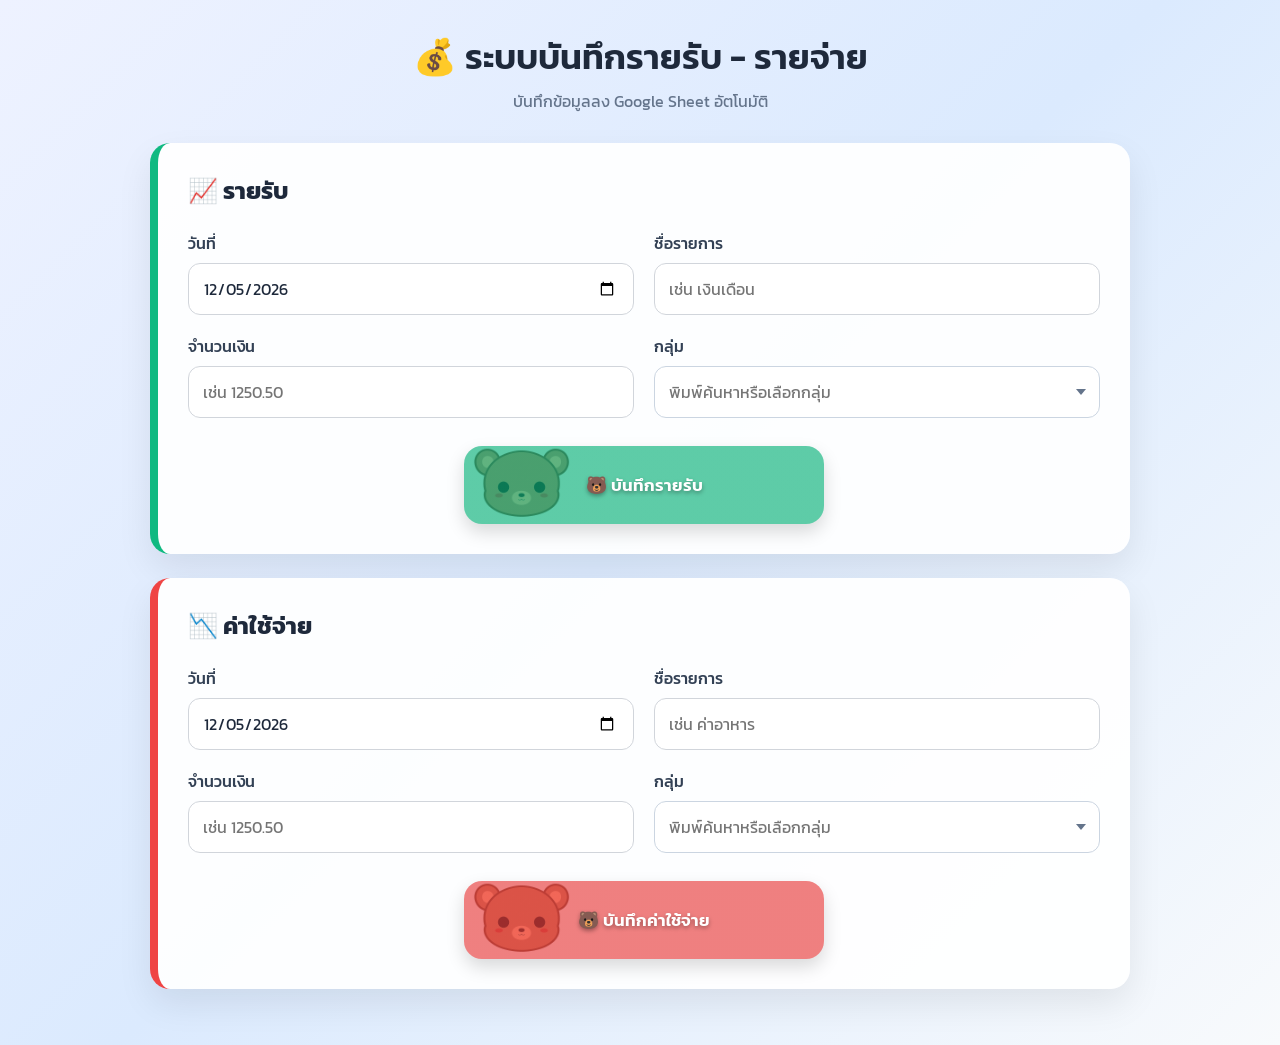
<file: index.html>
<!DOCTYPE html>
<html lang="th">
<head>

    <meta charset="UTF-8">
    <meta name="viewport" content="width=device-width, initial-scale=1.0, viewport-fit=cover">

    <title>ระบบบันทึกรายรับ - รายจ่าย</title>

    <link rel="stylesheet" href="style.css">

    <link href="https://fonts.googleapis.com/css2?family=Kanit:wght@300;400;500;600;700&family=Orbitron:wght@500;600;700;800&family=Space+Grotesk:wght@300;400;500;600;700&display=swap" rel="stylesheet">
</head>

<body>

<!-- ===================================
SPLASH SCREEN
=================================== -->

<div id="splashScreen">

    <div class="splash-content">

        <div class="splash-icon">
            🐻
        </div>

        <h1 class="splash-title">
            <span>U</span>
            <span>m</span>
            <span>i</span>
            <span>c</span>
            <span>k</span>
            <span class="space"></span>
            <span>E</span>
            <span>x</span>
            <span>p</span>
            <span>e</span>
            <span>n</span>
            <span>d</span>
            <span>e</span>
            <span>r</span>
        </h1>

        <p class="splash-subtitle">
            Smart Income & Expense Management ― Umick©
        </p>

        <div class="loading-bar">

            <div class="loading-progress"></div>

            <div class="walking-bear">
                🐻
            </div>

        </div>

        <p class="loading-text">
            Preparing your expense tracker 2026...
        </p>

    </div>

</div>

<div class="container">

    <header>

        <h1>💰 ระบบบันทึกรายรับ - รายจ่าย</h1>

        <p>
            บันทึกข้อมูลลง Google Sheet อัตโนมัติ
        </p>

    </header>

    <section class="card income-card">

        <h2>📈 รายรับ</h2>

        <div class="form-grid">

            <div class="form-group">

                <label>วันที่</label>

                <input
                    type="date"
                    id="incomeDate"
                    placeholder="dd/mm/yyyy"
                    maxlength="10"
                    inputmode="numeric"
                    autocomplete="off">

            </div>

            <div class="form-group">

                <label>ชื่อรายการ</label>

                <input
                    type="text"
                    id="incomeItem"
                    placeholder="เช่น เงินเดือน">

            </div>

            <div class="form-group">

                <label>จำนวนเงิน</label>

                <input
                    id="incomeAmount"
                    type="text"
                    inputmode="decimal"
                    pattern="[0-9๐-๙]*[.,]?[0-9๐-๙]*"
                    enterkeyhint="done"
                    placeholder="เช่น 1250.50"
                    autocomplete="off"
                    autocapitalize="off"
                    spellcheck="false">

            </div>

            <div class="form-group">

                <label>กลุ่ม</label>

                <select id="incomeGroup">

                    <option value="">เลือกกลุ่ม</option>

                    <option>เงินเดือนหลัก</option>

                    <option>Bonus</option>

                    <option>Dividen</option>

                    <option>การลงทุน</option>

                    <option>ดอกเบี้ยพันธบัตรรัฐบาล</option>

                    <option>ดอกเบี้ยหุ้นกู้</option>

                    <option>บัญชีกสิกร</option>

                </select>

            </div>

        </div>

        <div class="button-area">

            <button
                class="btn-income"
                id="saveIncome">

                <span class="button-text">
                    🐻 บันทึกรายรับ
                </span>

            </button>

        </div>

    </section>

    <section class="card expense-card">

        <h2>📉 ค่าใช้จ่าย</h2>

        <div class="form-grid">

            <div class="form-group">

                <label>วันที่</label>

                <input
                    type="date"
                    id="expenseDate"
                    placeholder="dd/mm/yyyy"
                    maxlength="10"
                    inputmode="numeric"
                    autocomplete="off">

            </div>

            <div class="form-group">

                <label>ชื่อรายการ</label>

                <input
                    type="text"
                    id="expenseItem"
                    placeholder="เช่น ค่าอาหาร">

            </div>

            <div class="form-group">

                <label>จำนวนเงิน</label>

                <input
                    id="expenseAmount"
                    type="text"
                    inputmode="decimal"
                    pattern="[0-9๐-๙]*[.,]?[0-9๐-๙]*"
                    enterkeyhint="done"
                    placeholder="เช่น 1250.50"
                    autocomplete="off"
                    autocapitalize="off"
                    spellcheck="false">

            </div>

            <div class="form-group">

                <label>กลุ่ม</label>

                <select id="expenseGroup">

                    <option value="">เลือกกลุ่ม</option>

                    <option>ค่าอินเตอร์เน็ตบ้าน</option>

                    <option>ค่าอินเตอร์เน็ตคอนโด</option>

                    <option>ค่าน้ำ-ไฟบ้าน</option>

                    <option>ค่าน้ำ-ไฟคอนโด</option>

                    <option>ค่าส่วนกลางบ้าน Malton</option>

                    <option>ค่าส่วนกลางคอนโด Noble Ploenchit</option>

                    <option>ค่าอาหาร</option>

                    <option>ค่าใช้จ่ายในครอบครัว</option>

                    <option>การลงทุน</option>

                    <option>ค่าโทรศัพท์</option>

                    <option>ค่าเดินทาง</option>

                    <option>เสื้อผ้า</option>

                    <option>ซื้อของให้ผู้อื่น</option>

                    <option>ค่าบุหรี่</option>

                    <option>ค่าน้ำดื่ม</option>

                    <option>ค่าขนม</option>

                    <option>ค่าหาหมอ</option>

                    <option>ค่าซุปเปอร์มาร์เกต</option>

                    <option>ค่ากาแฟ</option>

                    <option>ค่าหนังสือ</option>

                    <option>ค่างานศิลปะ</option>

                    <option>ค่าตัดผม</option>

                    <option>ค่าล้างแอร์บ้าน</option>

                    <option>ค่าล้างแอร์คอนโด</option>

                    <option>ค่าเบี้ยประกันรถยนต์ไอซ์</option>

                    <option>ค่ายา</option>

                    <option>ค่าภาษีที่ดินคอนโด</option>

                    <option>ค่าภาษีที่ดินบ้าน</option>

                    <option>ค่าเซอร์วิสรถยนต์</option>

                    <option>ค่าโทรศัพท์มือถือ</option>

                    <option>เครื่องเขียน</option>

                    <option>ค่าทำบ้าน</option>

                    <option>อื่นๆ</option>

                </select>

            </div>

        </div>

        <div class="button-area">

            <button
                class="btn-expense"
                id="saveExpense">

                <span class="button-text">
                    🐻 บันทึกค่าใช้จ่าย
                </span>

            </button>

        </div>

    </section>

    <div id="loading" class="loading">

        <div class="spinner"></div>

        <p>กำลังบันทึกข้อมูล...</p>

    </div>

    <div id="message" class="message"></div>

</div>

<script src="script.js?v=decimal-v3"></script>
<script src="mobile-decimal-v2.js?v=2"></script>
<script src="searchable-groups-v22.js?v=22"></script>

</body>
</html>
</file>
<file: style.css>
/* ===================================
   GLOBAL
=================================== */

* {
    margin: 0;
    padding: 0;
    box-sizing: border-box;
}

html {
    font-size: 16px;
    scroll-behavior: smooth;
}

body {
    font-family: 'Kanit', sans-serif;

    background: linear-gradient(
        135deg,
        #eef2ff,
        #dbeafe,
        #f8fafc
    );

    min-height: 100vh;

    display: flex;
    justify-content: center;
    align-items: flex-start;

    padding: 32px 16px;

    overflow-x: hidden;
}

.loading-text {
    color: #ffffff;

    font-weight: 600;

    text-shadow:
        0 2px 6px rgba(0, 0, 0, .35);
}


/* ===================================
   CONTAINER
=================================== */

.container {
    width: 100%;
    max-width: 960px;
}


/* ===================================
   HEADER
=================================== */

header {
    text-align: center;
    margin-bottom: 30px;
}

header h1 {
    font-size: clamp(1.6rem, 4vw, 2.2rem);
    line-height: 1.4;
    color: #1e293b;
    font-weight: 600;
}

header p {
    color: #64748b;
    margin-top: 8px;
    font-size: clamp(.9rem, 2vw, 1rem);
}


/* ===================================
   CARD
=================================== */

.card {
    width: 100%;

    background: rgba(255, 255, 255, .92);

    backdrop-filter: blur(20px);

    border-radius: 20px;

    padding: 30px;

    margin-bottom: 24px;

    box-shadow: 0 15px 35px rgba(0, 0, 0, .08);

    transition: transform .25s ease;
}

.card:hover {
    transform: translateY(-3px);
}

.income-card {
    border-left: 8px solid #10b981;
}

.expense-card {
    border-left: 8px solid #ef4444;
}

.card h2 {
    margin-bottom: 24px;
    color: #1e293b;
    font-size: 1.5rem;
}


/* ===================================
   FORM GRID
=================================== */

.form-grid {
    display: grid;

    grid-template-columns: repeat(2, minmax(0, 1fr));

    gap: 20px;
}

.form-group {
    display: flex;
    flex-direction: column;

    min-width: 0;
}

.form-group label {
    margin-bottom: 8px;

    color: #334155;

    font-weight: 500;

    font-size: .98rem;
}


/* ===================================
   INPUT & SELECT
=================================== */

.form-group input,
.form-group select {
    width: 100%;
    min-width: 0;

    height: 52px;

    padding: 0 14px;

    border: 1px solid #d1d5db;

    border-radius: 12px;

    font-family: 'Kanit', sans-serif;

    font-size: 16px;

    background: #fff;

    color: #1e293b;

    transition:
        border-color .25s ease,
        box-shadow .25s ease;

    -webkit-appearance: none;
    appearance: none;
}


/* ช่อง Select */

.form-group select {
    cursor: pointer;

    padding-right: 40px;

    background-image:
        linear-gradient(45deg, transparent 50%, #64748b 50%),
        linear-gradient(135deg, #64748b 50%, transparent 50%);

    background-position:
        calc(100% - 18px) 22px,
        calc(100% - 12px) 22px;

    background-size:
        6px 6px,
        6px 6px;

    background-repeat: no-repeat;
}


/* Focus */

.form-group input:focus,
.form-group select:focus {
    outline: none;

    border-color: #2563eb;

    box-shadow: 0 0 0 4px rgba(37, 99, 235, .15);
}


/* ===================================
   DATE INPUT
=================================== */

input[type="date"] {
    min-width: 0;

    color: #1e293b;

    font-family: 'Kanit', sans-serif;
}

input[type="date"]::-webkit-calendar-picker-indicator {
    cursor: pointer;

    padding: 4px;
}

/* ===================================
   SPLASH SCREEN
=================================== */

#splashScreen {

    position: fixed;

    inset: 0;

    z-index: 9999;

    display: flex;

    justify-content: center;

    align-items: center;

    overflow: hidden;

    background:

        radial-gradient(
            circle at center,
            rgba(255, 255, 255, .12),
            transparent 40%
        ),

        linear-gradient(
            135deg,
            #0f172a,
            #1e293b,
            #334155
        );

    animation:
        splashFadeOut 1s ease 4.8s forwards;

}


/* แสงวงกลมด้านหลัง */

#splashScreen::before {

    content: "";

    position: absolute;

    width: 500px;

    height: 500px;

    border-radius: 50%;

    background:

        radial-gradient(
            circle,
            rgba(16, 185, 129, .25),
            transparent 65%
        );

    filter: blur(30px);

    animation:
        glowPulse 3s ease-in-out infinite;

}


/* แสงอีกด้าน */

#splashScreen::after {

    content: "";

    position: absolute;

    width: 350px;

    height: 350px;

    border-radius: 50%;

    background:

        radial-gradient(
            circle,
            rgba(59, 130, 246, .18),
            transparent 70%
        );

    filter: blur(35px);

    animation:
        glowMove 6s ease-in-out infinite alternate;

}


/* ===================================
   CONTENT
=================================== */

.splash-content {

    position: relative;

    z-index: 2;

    text-align: center;

    padding: 20px;

}


/* ===================================
   ICON
=================================== */

.splash-icon {

    font-size: 80px;

    margin-bottom: 20px;

    opacity: 0;

    animation:

        bearAppear 1s cubic-bezier(.17,.67,.35,1.4) .3s forwards,

        bearFloat 3s ease-in-out 1.5s infinite;

}


/* ===================================
   TITLE
=================================== */

.splash-title {

    display: flex;

    justify-content: center;

    flex-wrap: wrap;

    gap: 2px;

    margin: 0;

    color: white;

    font-family: 'Kanit', sans-serif;

    font-size: clamp(
        2.3rem,
        8vw,
        5rem
    );

    font-weight: 600;

    letter-spacing: 2px;

    text-shadow:

        0 0 10px rgba(255, 255, 255, .3),

        0 0 25px rgba(16, 185, 129, .35);

}


/* ตัวอักษรแต่ละตัว */

.splash-title span:not(.space) {

    display: inline-block;

    opacity: 0;

    transform: translateY(40px) scale(.7);

    animation:

        letterAppear .7s cubic-bezier(.17,.67,.35,1.4) forwards;

}


/* Animation ตัวอักษรทีละตัว */

.splash-title span:nth-child(1) {
    animation-delay: 1.1s;
}

.splash-title span:nth-child(2) {
    animation-delay: 1.2s;
}

.splash-title span:nth-child(3) {
    animation-delay: 1.3s;
}

.splash-title span:nth-child(4) {
    animation-delay: 1.4s;
}

.splash-title span:nth-child(5) {
    animation-delay: 1.5s;
}

.splash-title span:nth-child(7) {
    animation-delay: 1.7s;
}

.splash-title span:nth-child(8) {
    animation-delay: 1.8s;
}

.splash-title span:nth-child(9) {
    animation-delay: 1.9s;
}

.splash-title span:nth-child(10) {
    animation-delay: 2s;
}

.splash-title span:nth-child(11) {
    animation-delay: 2.1s;
}

.splash-title span:nth-child(12) {
    animation-delay: 2.2s;
}

.splash-title span:nth-child(13) {
    animation-delay: 2.3s;
}

.splash-title span:nth-child(14) {
    animation-delay: 2.4s;
}


/* ===================================
   SUBTITLE
=================================== */

.splash-subtitle {

    margin-top: 18px;

    color: rgba(255, 255, 255, .7);

    font-size: clamp(
        .85rem,
        2vw,
        1.1rem
    );

    letter-spacing: 1px;

    opacity: 0;

    animation:

        subtitleAppear 1s ease 2.8s forwards;

}


/* ===================================
   LOADING BAR
=================================== */

.loading-bar {

    --loading-time: 4s;

    position: relative;

    width: min(320px, 80vw);

    height: 8px;

    margin: 45px auto 0;

    border-radius: 999px;

    background: rgba(255, 255, 255, .18);

    overflow: visible;

}


/* ===================================
   PROGRESS BAR
=================================== */

.loading-progress {

    width: 0%;

    height: 100%;

    border-radius: 999px;

    background: linear-gradient(
        90deg,
        #10b981,
        #38bdf8,
        #a78bfa
    );

    animation:

        progressRun var(--loading-time)
        linear forwards;

}


/* ===================================
   BEAR
=================================== */

.walking-bear {

    position: absolute;

    left: 0%;

    bottom: 8px;

    z-index: 10;

    font-size: 28px;

    line-height: 1;

    /* จุดกึ่งกลางของหมีอยู่ตรงกับปลาย Progress */

    transform:

        translateX(-50%);

    animation:

        bearWalk var(--loading-time)
        linear forwards;

}


/* ===================================
   PROGRESS
=================================== */

@keyframes progressRun {

    from {

        width: 0%;

    }

    to {

        width: 100%;

    }

}


/* ===================================
   BEAR WALK
=================================== */

@keyframes bearWalk {

    from {

        left: 0%;

    }

    to {

        left: 100%;

    }

}

/* ===================================
   KEYFRAMES
=================================== */

@keyframes bearAppear {

    0% {

        opacity: 0;

        transform:
            scale(.2)
            rotate(-20deg);

    }

    70% {

        transform:
            scale(1.15)
            rotate(5deg);

    }

    100% {

        opacity: 1;

        transform:
            scale(1)
            rotate(0);

    }

}


@keyframes bearFloat {

    0%,
    100% {

        transform:
            translateY(0);

    }

    50% {

        transform:
            translateY(-12px);

    }

}


@keyframes letterAppear {

    0% {

        opacity: 0;

        transform:
            translateY(40px)
            scale(.7)
            rotateX(90deg);

    }

    70% {

        transform:
            translateY(-8px)
            scale(1.08)
            rotateX(0);

    }

    100% {

        opacity: 1;

        transform:
            translateY(0)
            scale(1)
            rotateX(0);

    }

}


@keyframes subtitleAppear {

    from {

        opacity: 0;

        transform:
            translateY(15px);

    }

    to {

        opacity: 1;

        transform:
            translateY(0);

    }

}


@keyframes barAppear {

    from {

        opacity: 0;

        transform:
            scaleX(.5);

    }

    to {

        opacity: 1;

        transform:
            scaleX(1);

    }

}


@keyframes progressRun {

    from {

        width: 0%;

    }

    to {

        width: 100%;

    }

}


@keyframes glowPulse {

    0%,
    100% {

        transform:
            scale(.8);

        opacity: .5;

    }

    50% {

        transform:
            scale(1.2);

        opacity: 1;

    }

}


@keyframes glowMove {

    from {

        transform:
            translate(
                -150px,
                -100px
            );

    }

    to {

        transform:
            translate(
                150px,
                100px
            );

    }

}


@keyframes splashFadeOut {

    0% {

        opacity: 1;

        visibility: visible;

    }

    80% {

        opacity: 1;

    }

    100% {

        opacity: 0;

        visibility: hidden;

        pointer-events: none;

    }

}

/* ===================================
   MAIN CONTENT APPEAR
=================================== */

.container {

    opacity: 0;

    transform: translateY(30px);

    animation:

        mainContentAppear 1.2s ease 4.8s forwards;

}


@keyframes mainContentAppear {

    from {

        opacity: 0;

        transform:
            translateY(30px);

    }

    to {

        opacity: 1;

        transform:
            translateY(0);

    }

}

/* ===================================
   BUTTON WITH BEAR BACKGROUND
=================================== */

.button-area {
    width: 100%;

    text-align: center;

    margin-top: 28px;
}


/* ปุ่มพื้นฐาน */

button {
    position: relative;

    width: 100%;
    max-width: 360px;

    min-height: 78px;

    border: none;

    cursor: pointer;

    overflow: hidden;

    border-radius: 18px;

    color: white;

    font-family: 'Kanit', sans-serif;

    font-size: 17px;

    font-weight: 600;

    background-image:
        linear-gradient(
            rgba(16, 185, 129, .62),
            rgba(16, 185, 129, .62)
        ),
        url("bear.png");

    background-size:
        cover,
        115px auto;

    background-position:
        center,
        left center;

    background-repeat:
        no-repeat;

    box-shadow:
        0 8px 18px rgba(0, 0, 0, .15);

    transition:
        transform .25s ease,
        box-shadow .25s ease,
        filter .25s ease;
}


/* ปุ่มรายรับ */

.btn-income {
    background-image:
        linear-gradient(
            rgba(16, 185, 129, .65),
            rgba(16, 185, 129, .65)
        ),
        url("bear.png");
}


/* ปุ่มค่าใช้จ่าย */

.btn-expense {
    background-image:
        linear-gradient(
            rgba(239, 68, 68, .65),
            rgba(239, 68, 68, .65)
        ),
        url("bear.png");
}


/* ตัวหนังสือบนปุ่ม */

.button-text {
    position: relative;

    z-index: 2;

    text-shadow:
        0 2px 4px rgba(0, 0, 0, .35);
}


/* Hover */

button:hover {
    transform: translateY(-3px);

    filter: brightness(1.08);

    box-shadow:
        0 12px 24px rgba(0, 0, 0, .2);
}


/* ตอนกดปุ่ม */

button:active {
    transform: scale(.97);
}


/* ===================================
   MOBILE BUTTON
=================================== */

@media (max-width: 480px) {

    button {
        max-width: 100%;

        min-height: 70px;

        border-radius: 16px;

        font-size: 16px;

        background-size:
            cover,
            100px auto;
    }

}

/* ===================================
   LOADING
=================================== */

.loading {
    display: none;

    text-align: center;

    margin-top: 25px;
}

.spinner {
    width: 55px;
    height: 55px;

    margin: auto;

    border: 6px solid #e5e7eb;

    border-top: 6px solid #2563eb;

    border-radius: 50%;

    animation: spin 1s linear infinite;
}

.loading p {
    margin-top: 15px;

    color: #475569;
}

@keyframes spin {
    to {
        transform: rotate(360deg);
    }
}


/* ===================================
   TABLET
=================================== */

@media (max-width: 768px) {

    body {
        padding: 24px 12px;
    }

    .container {
        max-width: 100%;
    }

    .card {
        padding: 24px 18px;
    }

    .form-grid {
        grid-template-columns: 1fr;

        gap: 18px;
    }

    .form-group input,
    .form-group select {
        height: 52px;
    }

    button {
        max-width: 100%;
    }
}


/* ===================================
   MOBILE
=================================== */

@media (max-width: 480px) {

    body {
        padding: 14px 10px;
    }

    header {
        margin-bottom: 22px;
    }

    header h1 {
        font-size: 1.55rem;

        line-height: 1.45;
    }

    header p {
        font-size: .88rem;
    }

    .card {
        padding: 20px 14px;

        border-radius: 18px;

        margin-bottom: 18px;
    }

    .income-card,
    .expense-card {
        border-left-width: 6px;
    }

    .card h2 {
        font-size: 1.35rem;

        margin-bottom: 20px;
    }

    .form-grid {
        gap: 16px;
    }

    .form-group label {
        font-size: .95rem;
    }

    .form-group input,
    .form-group select {
        height: 50px;

        padding-left: 13px;
        padding-right: 13px;

        font-size: 16px;
    }

    .form-group select {
        padding-right: 38px;
    }

    .button-area {
        margin-top: 24px;
    }

    button {
        min-height: 50px;

        font-size: 16px;
    }
}


/* ===================================
   SMALL PHONES
=================================== */

@media (max-width: 360px) {

    body {
        padding: 10px 8px;
    }

    header h1 {
        font-size: 1.35rem;
    }

    .card {
        padding: 18px 12px;
    }

    .card h2 {
        font-size: 1.25rem;
    }

    .form-group input,
    .form-group select {
        font-size: 16px;
    }
}


/* ===================================
   LARGE DESKTOP
=================================== */

@media (min-width: 1200px) {

    .container {
        max-width: 980px;
    }
}

/* ===================================
   SELECT - EFFECT ไล่สีตาม CURSOR / นิ้ว
=================================== */

.form-group select {
    position: relative;

    /* สีพื้นฐาน */
    background-color: #ffffff;

    /* เส้นขอบเริ่มต้น */
    border: 2px solid #d1d5db;

    transition:
        border-color .3s ease,
        box-shadow .3s ease,
        background-position .15s ease,
        transform .2s ease;

    /* เอฟเฟกต์แสงไล่สี */
    background-image:
        radial-gradient(
            circle at var(--mouse-x, 50%) var(--mouse-y, 50%),
            rgba(255, 255, 255, .9) 0%,
            rgba(255, 255, 255, .35) 12%,
            transparent 38%
        ),
        linear-gradient(
            135deg,
            rgba(16, 185, 129, .08),
            rgba(59, 130, 246, .08),
            rgba(168, 85, 247, .08),
            rgba(239, 68, 68, .08)
        ),

        /* ลูกศร Select */
        linear-gradient(45deg, transparent 50%, #64748b 50%),
        linear-gradient(135deg, #64748b 50%, transparent 50%);

    background-position:
        var(--mouse-x, 50%) var(--mouse-y, 50%),
        0% 50%,
        calc(100% - 18px) 22px,
        calc(100% - 12px) 22px;

    background-size:
        180px 180px,
        400% 400%,
        6px 6px,
        6px 6px;

    background-repeat:
        no-repeat,
        no-repeat,
        no-repeat,
        no-repeat;
}


/* เมื่อ Mouse Hover */
.form-group select:hover {

    border-color: #8b5cf6;

    box-shadow:
        0 0 0 4px rgba(139, 92, 246, .12),
        0 8px 20px rgba(139, 92, 246, .12);

    transform: translateY(-2px);

    animation: selectGradient 4s ease infinite;
}


/* เมื่อแตะหรือเลือกบนมือถือ */
.form-group select:focus {

    outline: none;

    border-color: #2563eb;

    box-shadow:
        0 0 0 4px rgba(37, 99, 235, .15),
        0 8px 20px rgba(37, 99, 235, .15);

    transform: scale(1.01);
}


/* Gradient เคลื่อนที่ */
@keyframes selectGradient {

    0% {
        background-position:
            var(--mouse-x, 50%) var(--mouse-y, 50%),
            0% 50%,
            calc(100% - 18px) 22px,
            calc(100% - 12px) 22px;
    }

    50% {
        background-position:
            var(--mouse-x, 50%) var(--mouse-y, 50%),
            100% 50%,
            calc(100% - 18px) 22px,
            calc(100% - 12px) 22px;
    }

    100% {
        background-position:
            var(--mouse-x, 50%) var(--mouse-y, 50%),
            0% 50%,
            calc(100% - 18px) 22px,
            calc(100% - 12px) 22px;
    }
}


/* รายรับ - โทนเขียว */
#incomeGroup:hover {

    border-color: #10b981;

    box-shadow:
        0 0 0 4px rgba(16, 185, 129, .14),
        0 8px 20px rgba(16, 185, 129, .16);
}


/* ค่าใช้จ่าย - โทนแดง/ชมพู */
#expenseGroup:hover {

    border-color: #ef4444;

    box-shadow:
        0 0 0 4px rgba(239, 68, 68, .14),
        0 8px 20px rgba(239, 68, 68, .16);
}


/* มือถือ - ไม่ให้ขยายแรงเกินไป */
@media (max-width: 480px) {

    .form-group select:hover {
        transform: translateY(-1px);
    }

    .form-group select:focus {
        transform: scale(1.005);
    }

}
</file>
